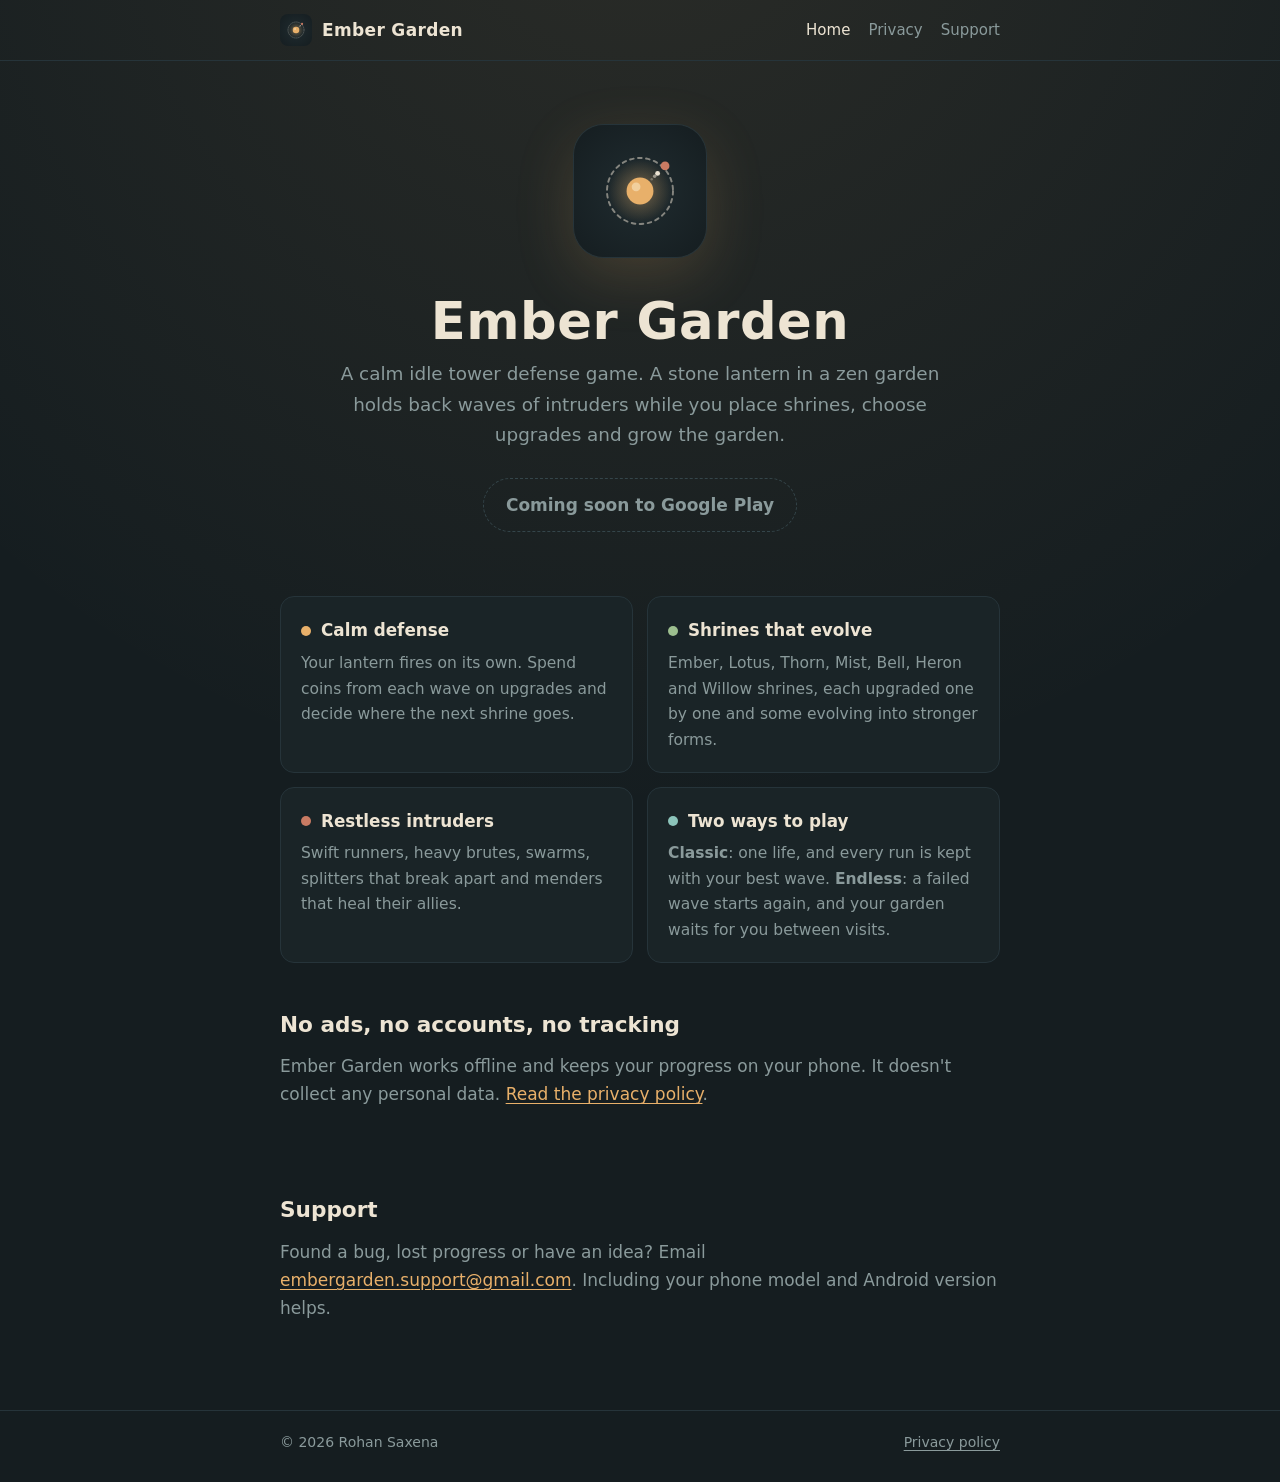
<file: index.html>
<!doctype html>
<html lang="en">
<head>
  <meta charset="utf-8">
  <meta name="viewport" content="width=device-width, initial-scale=1">
  <title>Ember Garden</title>
  <meta name="description" content="A calm idle tower defense game for Android. Tend a stone lantern in a zen garden, place shrines, and hold back waves of intruders.">
  <meta name="theme-color" content="#151d20">
  <meta property="og:title" content="Ember Garden">
  <meta property="og:description" content="A calm idle tower defense game for Android.">
  <meta property="og:image" content="icon-512.png">
  <link rel="icon" href="icon.svg" type="image/svg+xml">
  <link rel="apple-touch-icon" href="icon-512.png">
  <link rel="stylesheet" href="style.css">
</head>
<body>
  <header class="site-header">
    <div class="wrap">
      <a class="brand" href="./"><img src="icon.svg" alt="">Ember Garden</a>
      <nav>
        <a href="./" aria-current="page">Home</a>
        <a href="privacy.html">Privacy</a>
        <a href="#support">Support</a>
      </nav>
    </div>
  </header>

  <main>
    <div class="wrap">
      <section class="hero">
        <img class="hero-icon" src="icon.svg" alt="Ember Garden icon: a glowing ember inside a dashed ring">
        <h1>Ember Garden</h1>
        <p class="tagline">A calm idle tower defense game. A stone lantern in a zen garden holds back waves of intruders while you place shrines, choose upgrades and grow the garden.</p>
        <!-- When the game is live, replace this span with:
             <a class="button" href="https://play.google.com/store/apps/details?id=com.rohansaxena.ember_garden">Get it on Google Play</a> -->
        <span class="button is-soon">Coming soon to Google Play</span>
      </section>

      <section class="features" aria-label="Features">
        <div class="card">
          <h2><span class="dot" style="background:#e8b06a"></span>Calm defense</h2>
          <p>Your lantern fires on its own. Spend coins from each wave on upgrades and decide where the next shrine goes.</p>
        </div>
        <div class="card">
          <h2><span class="dot" style="background:#9dbf8f"></span>Shrines that evolve</h2>
          <p>Ember, Lotus, Thorn, Mist, Bell, Heron and Willow shrines, each upgraded one by one and some evolving into stronger forms.</p>
        </div>
        <div class="card">
          <h2><span class="dot" style="background:#c97b63"></span>Restless intruders</h2>
          <p>Swift runners, heavy brutes, swarms, splitters that break apart and menders that heal their allies.</p>
        </div>
        <div class="card">
          <h2><span class="dot" style="background:#8cc4ba"></span>Two ways to play</h2>
          <p><strong>Classic</strong>: one life, and every run is kept with your best wave. <strong>Endless</strong>: a failed wave starts again, and your garden waits for you between visits.</p>
        </div>
      </section>

      <section class="section">
        <h2>No ads, no accounts, no tracking</h2>
        <p class="muted">Ember Garden works offline and keeps your progress on your phone. It doesn't collect any personal data. <a href="privacy.html">Read the privacy policy</a>.</p>
      </section>

      <section class="section" id="support">
        <h2>Support</h2>
        <p class="muted">Found a bug, lost progress or have an idea? Email <a href="mailto:embergarden.support@gmail.com">embergarden.support@gmail.com</a>. Including your phone model and Android version helps.</p>
      </section>
    </div>
  </main>

  <footer class="site-footer">
    <div class="wrap">
      <span>&copy; 2026 Rohan Saxena</span>
      <span><a href="privacy.html">Privacy policy</a></span>
    </div>
  </footer>
</body>
</html>
</file>
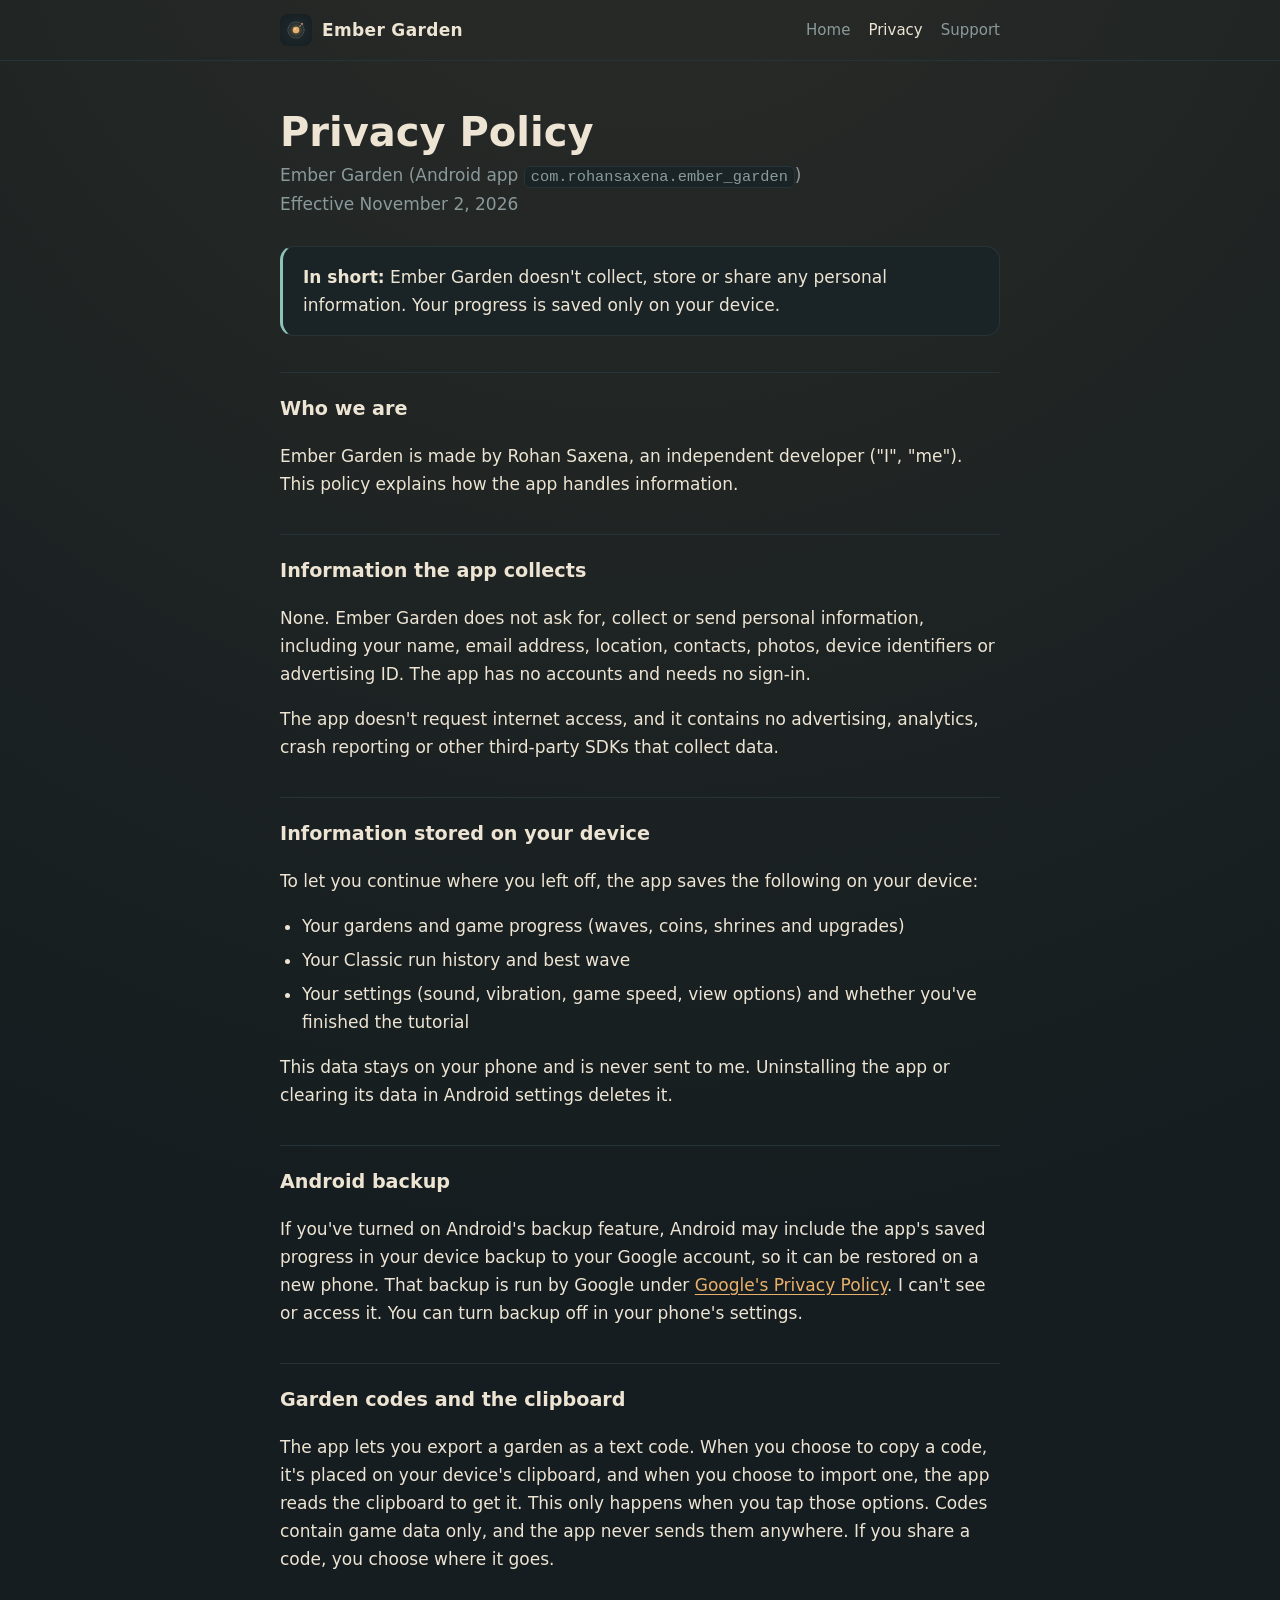
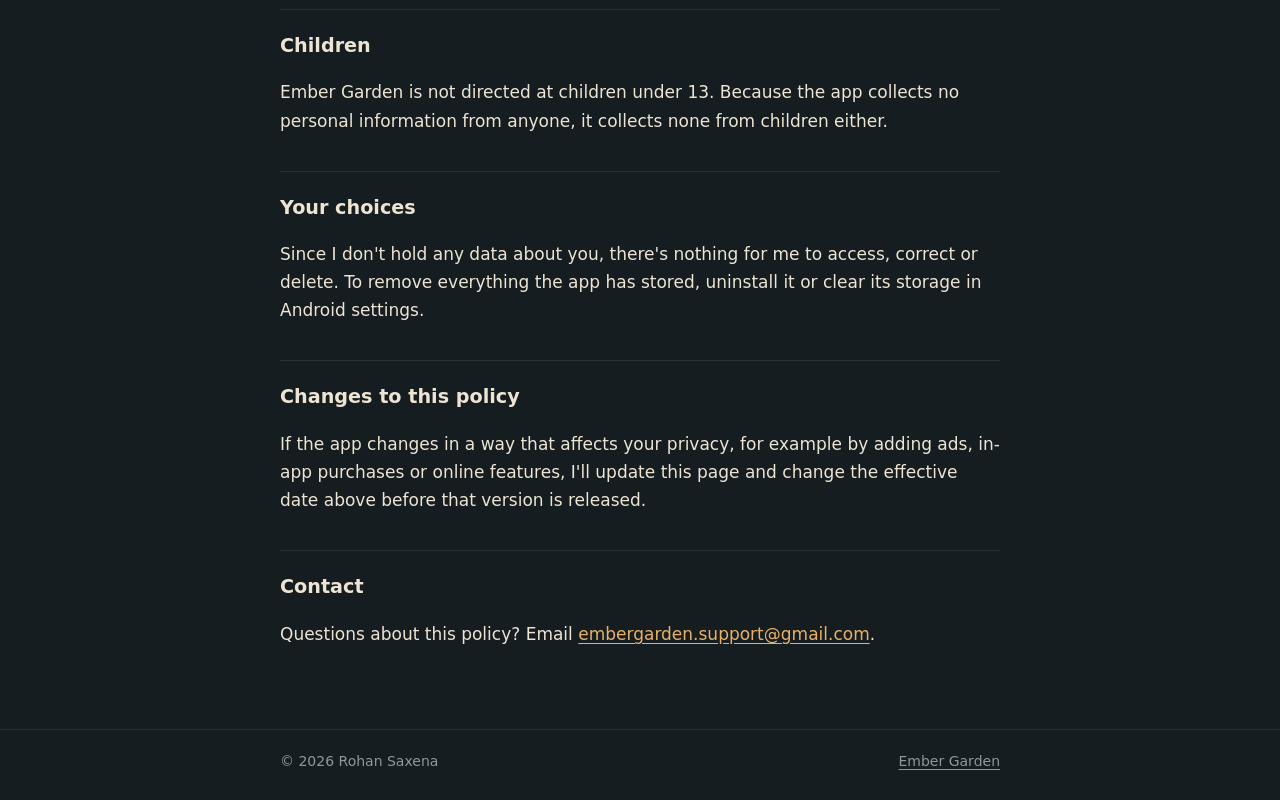
<file: privacy.html>
<!doctype html>
<html lang="en">
<head>
  <meta charset="utf-8">
  <meta name="viewport" content="width=device-width, initial-scale=1">
  <title>Privacy Policy · Ember Garden</title>
  <meta name="description" content="Privacy policy for the Ember Garden Android game.">
  <meta name="theme-color" content="#151d20">
  <link rel="icon" href="icon.svg" type="image/svg+xml">
  <link rel="apple-touch-icon" href="icon-512.png">
  <link rel="stylesheet" href="style.css">
</head>
<body>
  <header class="site-header">
    <div class="wrap">
      <a class="brand" href="./"><img src="icon.svg" alt="">Ember Garden</a>
      <nav>
        <a href="./">Home</a>
        <a href="privacy.html" aria-current="page">Privacy</a>
        <a href="./#support">Support</a>
      </nav>
    </div>
  </header>

  <main>
    <article class="wrap doc">
      <h1>Privacy Policy</h1>
      <p class="meta">Ember Garden (Android app <code>com.rohansaxena.ember_garden</code>)<br>Effective November 2, 2026</p>

      <div class="summary">
        <p><strong>In short:</strong> Ember Garden doesn't collect, store or share any personal information. Your progress is saved only on your device.</p>
      </div>

      <h2>Who we are</h2>
      <p>Ember Garden is made by Rohan Saxena, an independent developer ("I", "me"). This policy explains how the app handles information.</p>

      <h2>Information the app collects</h2>
      <p>None. Ember Garden does not ask for, collect or send personal information, including your name, email address, location, contacts, photos, device identifiers or advertising ID. The app has no accounts and needs no sign-in.</p>
      <p>The app doesn't request internet access, and it contains no advertising, analytics, crash reporting or other third-party SDKs that collect data.</p>

      <h2>Information stored on your device</h2>
      <p>To let you continue where you left off, the app saves the following on your device:</p>
      <ul>
        <li>Your gardens and game progress (waves, coins, shrines and upgrades)</li>
        <li>Your Classic run history and best wave</li>
        <li>Your settings (sound, vibration, game speed, view options) and whether you've finished the tutorial</li>
      </ul>
      <p>This data stays on your phone and is never sent to me. Uninstalling the app or clearing its data in Android settings deletes it.</p>

      <h2>Android backup</h2>
      <p>If you've turned on Android's backup feature, Android may include the app's saved progress in your device backup to your Google account, so it can be restored on a new phone. That backup is run by Google under <a href="https://policies.google.com/privacy" rel="noopener">Google's Privacy Policy</a>. I can't see or access it. You can turn backup off in your phone's settings.</p>

      <h2>Garden codes and the clipboard</h2>
      <p>The app lets you export a garden as a text code. When you choose to copy a code, it's placed on your device's clipboard, and when you choose to import one, the app reads the clipboard to get it. This only happens when you tap those options. Codes contain game data only, and the app never sends them anywhere. If you share a code, you choose where it goes.</p>

      <h2>Children</h2>
      <p>Ember Garden is not directed at children under 13. Because the app collects no personal information from anyone, it collects none from children either.</p>

      <h2>Your choices</h2>
      <p>Since I don't hold any data about you, there's nothing for me to access, correct or delete. To remove everything the app has stored, uninstall it or clear its storage in Android settings.</p>

      <h2>Changes to this policy</h2>
      <p>If the app changes in a way that affects your privacy, for example by adding ads, in-app purchases or online features, I'll update this page and change the effective date above before that version is released.</p>

      <h2>Contact</h2>
      <p>Questions about this policy? Email <a href="mailto:embergarden.support@gmail.com">embergarden.support@gmail.com</a>.</p>
    </article>
  </main>

  <footer class="site-footer">
    <div class="wrap">
      <span>&copy; 2026 Rohan Saxena</span>
      <span><a href="./">Ember Garden</a></span>
    </div>
  </footer>
</body>
</html>
</file>
<file: style.css>
/* Colors follow the game's palette (lib/config/palette.dart). */
:root {
  color-scheme: dark;
  --bg: #151d20;
  --bg-deep: #111819;
  --card: #1a2427;
  --card-border: #26343a;
  --stone: #34454a;
  --text: #ede4d3;
  --muted: #8a9a9b;
  --ember: #e8b06a;
  --ember-soft: #f6ddb4;
  --spring: #8cc4ba;
  --intruder: #c97b63;
  --radius: 14px;
  --max: 760px;
}

* { box-sizing: border-box; }

html { -webkit-text-size-adjust: 100%; }

body {
  margin: 0;
  background:
    radial-gradient(circle at 50% -10%, rgba(232, 176, 106, 0.10), transparent 55%),
    var(--bg);
  background-color: var(--bg);
  color: var(--text);
  font-family: system-ui, -apple-system, "Segoe UI", Roboto, sans-serif;
  font-size: 17px;
  line-height: 1.65;
  min-height: 100vh;
  display: flex;
  flex-direction: column;
}

a { color: var(--ember); text-underline-offset: 3px; }
a:hover { color: var(--ember-soft); }

.wrap {
  width: 100%;
  max-width: var(--max);
  margin: 0 auto;
  padding: 0 20px;
}

/* Header */
.site-header {
  border-bottom: 1px solid var(--card-border);
}
.site-header .wrap {
  display: flex;
  align-items: center;
  justify-content: space-between;
  gap: 16px;
  padding-top: 14px;
  padding-bottom: 14px;
}
.brand {
  display: flex;
  align-items: center;
  gap: 10px;
  color: var(--text);
  text-decoration: none;
  font-weight: 700;
  letter-spacing: 0.02em;
  white-space: nowrap;
}
.brand img { width: 32px; height: 32px; border-radius: 8px; }
.site-header nav { display: flex; gap: 18px; font-size: 15px; }
@media (max-width: 420px) {
  .site-header nav { gap: 12px; font-size: 14px; }
}
.site-header nav a { color: var(--muted); text-decoration: none; }
.site-header nav a:hover,
.site-header nav a[aria-current="page"] { color: var(--text); }

main { flex: 1; }

/* Hero */
.hero {
  text-align: center;
  padding: 64px 0 40px;
}
.hero-icon {
  width: 132px;
  height: 132px;
  border-radius: 30px;
  box-shadow: 0 0 0 1px var(--card-border), 0 18px 60px rgba(232, 176, 106, 0.18);
}
.hero h1 {
  font-size: clamp(2.2rem, 7vw, 3.2rem);
  line-height: 1.1;
  margin: 28px 0 10px;
  letter-spacing: 0.01em;
}
.tagline {
  color: var(--muted);
  font-size: 1.15rem;
  max-width: 34em;
  margin: 0 auto 28px;
}

.button {
  display: inline-flex;
  align-items: center;
  gap: 10px;
  padding: 12px 22px;
  border-radius: 999px;
  background: var(--ember);
  color: #1c2629;
  font-weight: 700;
  text-decoration: none;
}
.button:hover { background: var(--ember-soft); color: #1c2629; }
.button.is-soon {
  background: transparent;
  color: var(--muted);
  border: 1px dashed var(--stone);
  cursor: default;
}

/* Feature cards */
.features {
  display: grid;
  grid-template-columns: repeat(auto-fit, minmax(min(100%, 300px), 1fr));
  gap: 14px;
  padding: 24px 0 8px;
}
.card {
  background: var(--card);
  border: 1px solid var(--card-border);
  border-radius: var(--radius);
  padding: 20px 20px 18px;
}
.card h2 {
  font-size: 1.05rem;
  margin: 0 0 6px;
  display: flex;
  align-items: center;
  gap: 10px;
}
.card p { margin: 0; color: var(--muted); font-size: 0.97rem; }
.dot {
  width: 10px;
  height: 10px;
  border-radius: 50%;
  flex: none;
}

.section { padding: 36px 0; }
.section h2 { font-size: 1.35rem; margin: 0 0 10px; }
.section p { margin: 0 0 12px; }
.muted { color: var(--muted); }

/* Policy page */
.doc { padding-top: 48px; padding-bottom: 24px; }
.doc h1 { font-size: clamp(1.9rem, 6vw, 2.5rem); line-height: 1.15; margin: 0 0 6px; }
.doc .meta { color: var(--muted); margin: 0 0 28px; }
.doc h2 {
  font-size: 1.2rem;
  margin: 36px 0 8px;
  padding-top: 20px;
  border-top: 1px solid var(--card-border);
}
.doc ul { padding-left: 1.3em; }
.doc li { margin: 6px 0; }
.summary {
  background: var(--card);
  border: 1px solid var(--card-border);
  border-left: 3px solid var(--spring);
  border-radius: var(--radius);
  padding: 16px 20px;
  margin-bottom: 8px;
}
.summary p { margin: 0; }
code {
  background: var(--card);
  border: 1px solid var(--card-border);
  border-radius: 6px;
  padding: 1px 6px;
  font-size: 0.9em;
}

/* Footer */
.site-footer {
  border-top: 1px solid var(--card-border);
  margin-top: 40px;
  color: var(--muted);
  font-size: 14px;
}
.site-footer .wrap {
  display: flex;
  flex-wrap: wrap;
  justify-content: space-between;
  gap: 8px 20px;
  padding-top: 20px;
  padding-bottom: 28px;
}
.site-footer a { color: var(--muted); }
.site-footer a:hover { color: var(--text); }
</file>
